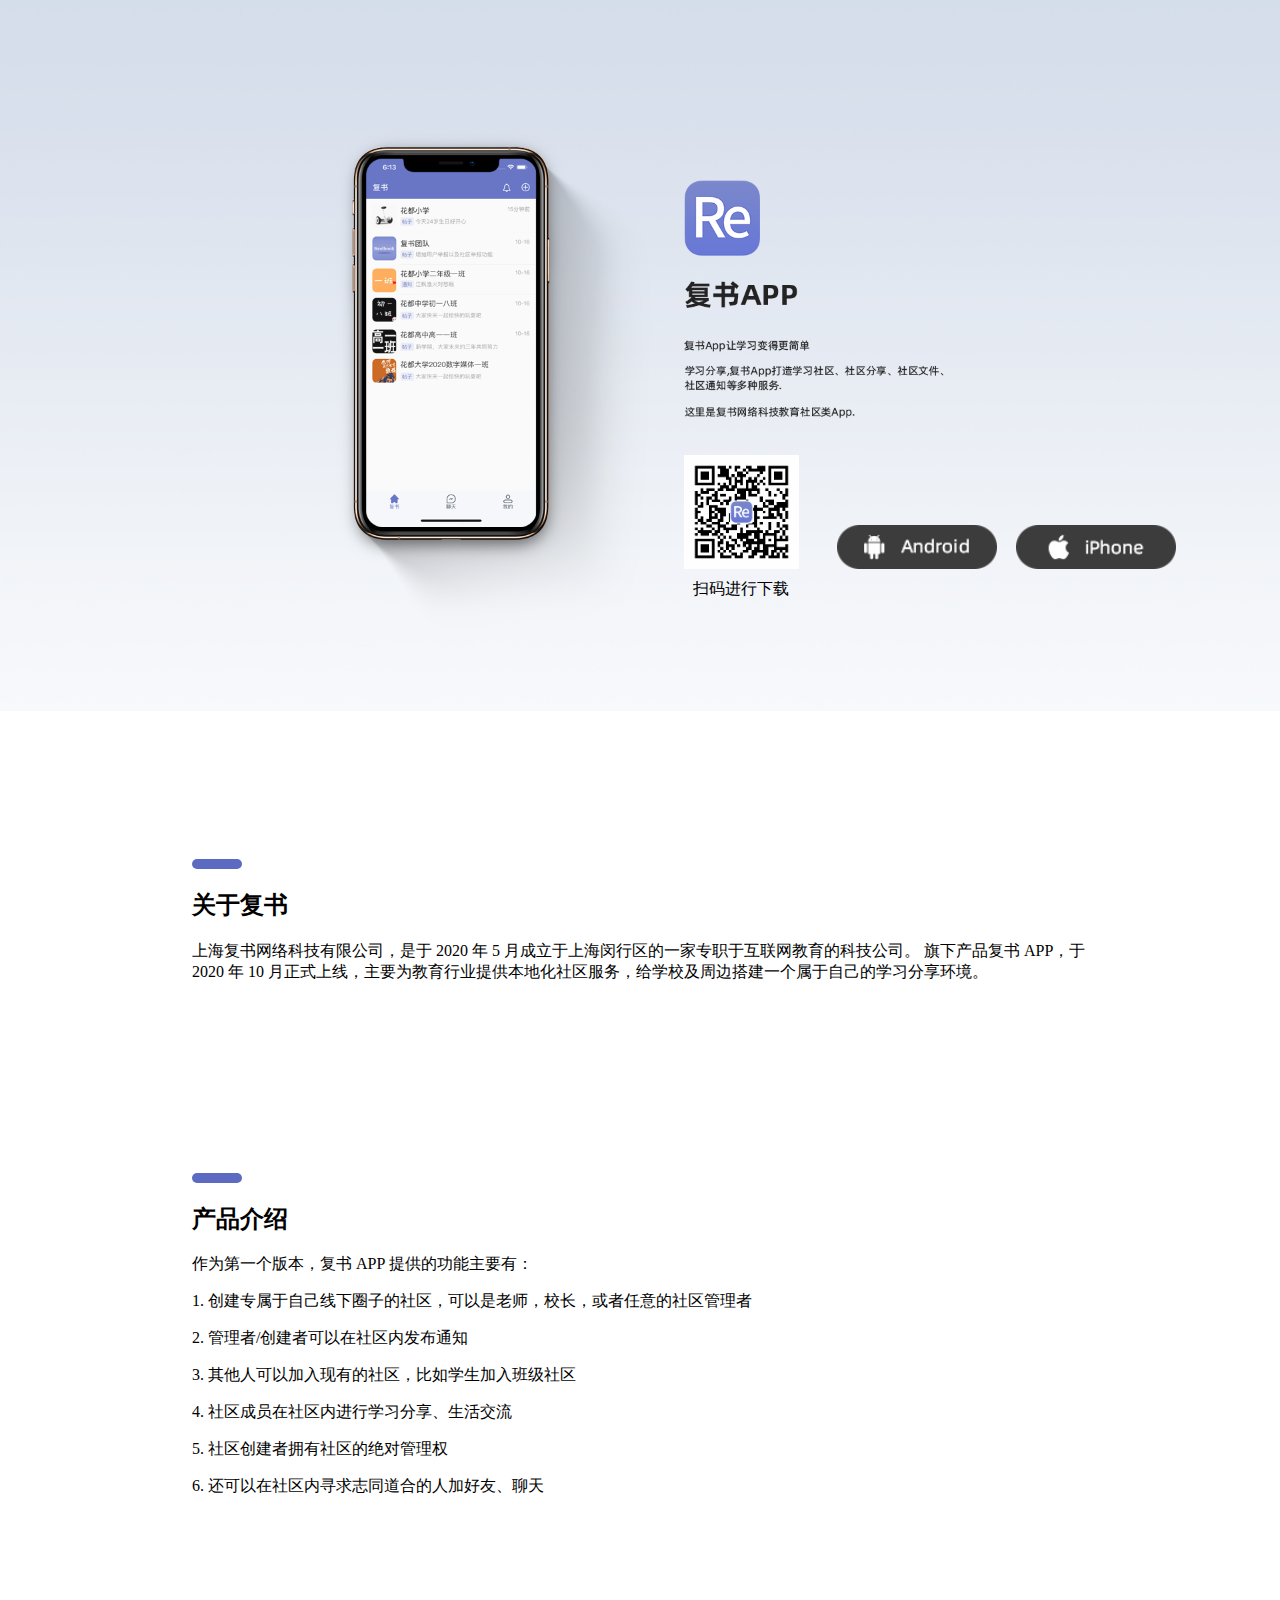
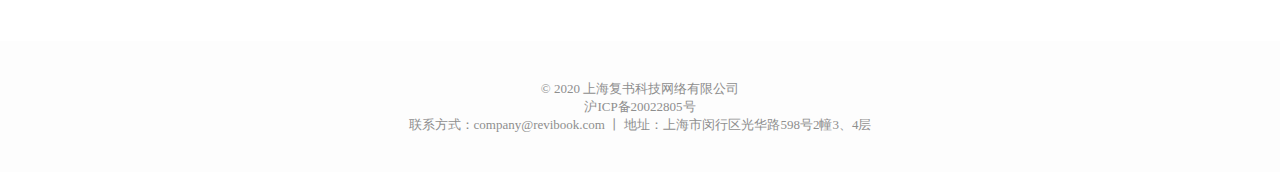
<file: index.html>
<!doctype html>
<html>
	<head>
		<meta charset="utf-8">
		<title>复书科技</title>
		<meta name="viewport" content="width=device-width,initial-scale=1,minimum-scale=1,maximum-scale=1,user-scalable=no" />
		<link rel="shortcut icon" href="favicon.ICO" type="image/x-icon" />
		<link rel="stylesheet" type="text/css" href="./index.css">
	</head>

	<body>
		<!--顶部-->
		<div class="header">
			<div class="qrcode">
				<div class="qrcode_image"></div>
				<span>扫码进行下载</span>
			</div>
			<a href="https://files.revibook.com/2020/10/27/eb22992c4042d07a80eb8c0848041df7.apk">
				<div class="android_icon"></div>
			</a>
			<a href="https://apps.apple.com/cn/app/%E5%A4%8D%E4%B9%A6/id1534675779">
				<div class="ios_icon"></div>
			</a>
		</div>
		
		<!--内容-->
		<div class="content">
			<div class="company_content">
				<div class="tags_blue"></div>
					<div><h2>关于复书</h2></div>
					<div><p>上海复书网络科技有限公司，是于 2020 年 5 月成立于上海闵行区的一家专职于互联网教育的科技公司。
				旗下产品复书 APP，于 2020 年 10 月正式上线，主要为教育行业提供本地化社区服务，给学校及周边搭建一个属于自己的学习分享环境。</p></div>
			</div>
			<div class="product_content">
				<div class="tags_blue"></div>
				<div><h2>产品介绍</h2></div>
				<div>
					<p>作为第一个版本，复书 APP 提供的功能主要有：</p>
					<p>1. 创建专属于自己线下圈子的社区，可以是老师，校长，或者任意的社区管理者</p>
					<p>2. 管理者/创建者可以在社区内发布通知</p>
					<p>3. 其他人可以加入现有的社区，比如学生加入班级社区</p>
					<p>4. 社区成员在社区内进行学习分享、生活交流</p>
					<p>5. 社区创建者拥有社区的绝对管理权</p>
					<p>6. 还可以在社区内寻求志同道合的人加好友、聊天</p>
				</div>
			</div>
		</div>
		
		<!--底部-->
		<div class="footer">
			<span>© 2020 上海复书科技网络有限公司</span>
			<a href="https://beian.miit.gov.cn/#/Integrated/recordQuery">沪ICP备20022805号</a>
			<a href=""></a>
			<span> 联系方式：company@revibook.com  丨   地址：上海市闵行区光华路598号2幢3、4层</span>
		</div>
	</body>
</html>
</file>
<file: index.css>
html,body{
	padding: 0;
	margin: 0;
	width: 100%;
	height: 100%;
}

.header{
	position: relative;
	width: 100%;
	background: url(banner.png) no-repeat ;
	background-size: 100% 100%;
	padding-bottom: 55.55%;
}

/* 二维码位置 */
.header > .qrcode{
	position: absolute;
	width: 9%;
	height: 16%;
	left: 53.4%;
	bottom: 20%;
	text-align: center;
}

.header > .qrcode > .qrcode_image{
	width: 100%;
	height: 100%;
	background: url(qrcode.png) no-repeat center center;
	background-size: 100% 100%;
	margin-bottom: 10px;
}

.header > .qrcode > span{
	font-size: 1rem;
}

.header > a{
	display: block;
}

/* android icon*/
.android_icon,.ios_icon{
	position: absolute;
	width: 12.5%;
	height: 6.2%;
	bottom: 20%;
}

.android_icon{
	background: url(android.png) no-repeat center center;
	background-size: 100% 100%;
	left: 65.4%;
}

/*ios icon*/
.ios_icon{
	background: url(ios.png) no-repeat center center;
	background-size: 100% 100%;
	left: 79.4%;
}

/* 中间内容部分 */
.content{
	position: relative;
	width: 100%;
}

.company_content{
	position: relative;
	padding: 10% 15%;
}

.product_content{
	position: relative;
	padding: 2% 15% 10% 15%;
}

/*蓝色标签*/
.company_content > .tags_blue,.product_content > .tags_blue{
	width: 50px;
	height: 10px;
	background-color:#5c6bc1;
	margin: 20px 0 20px 0;
	border-radius: 25px;
}

/*底部*/
.footer{
	position: relative;
	width: 100%;
	background-color: #fdfdfd;
	bottom: 0;
	display: flex;
	flex-direction: column;
	justify-content: center;
	align-items: center;
	padding: 3% 0;
}

.footer > span , .footer> a{
	font-size: 13px;
	color: #8e8e8e;
}

a{
	text-decoration: none;
}
</file>
